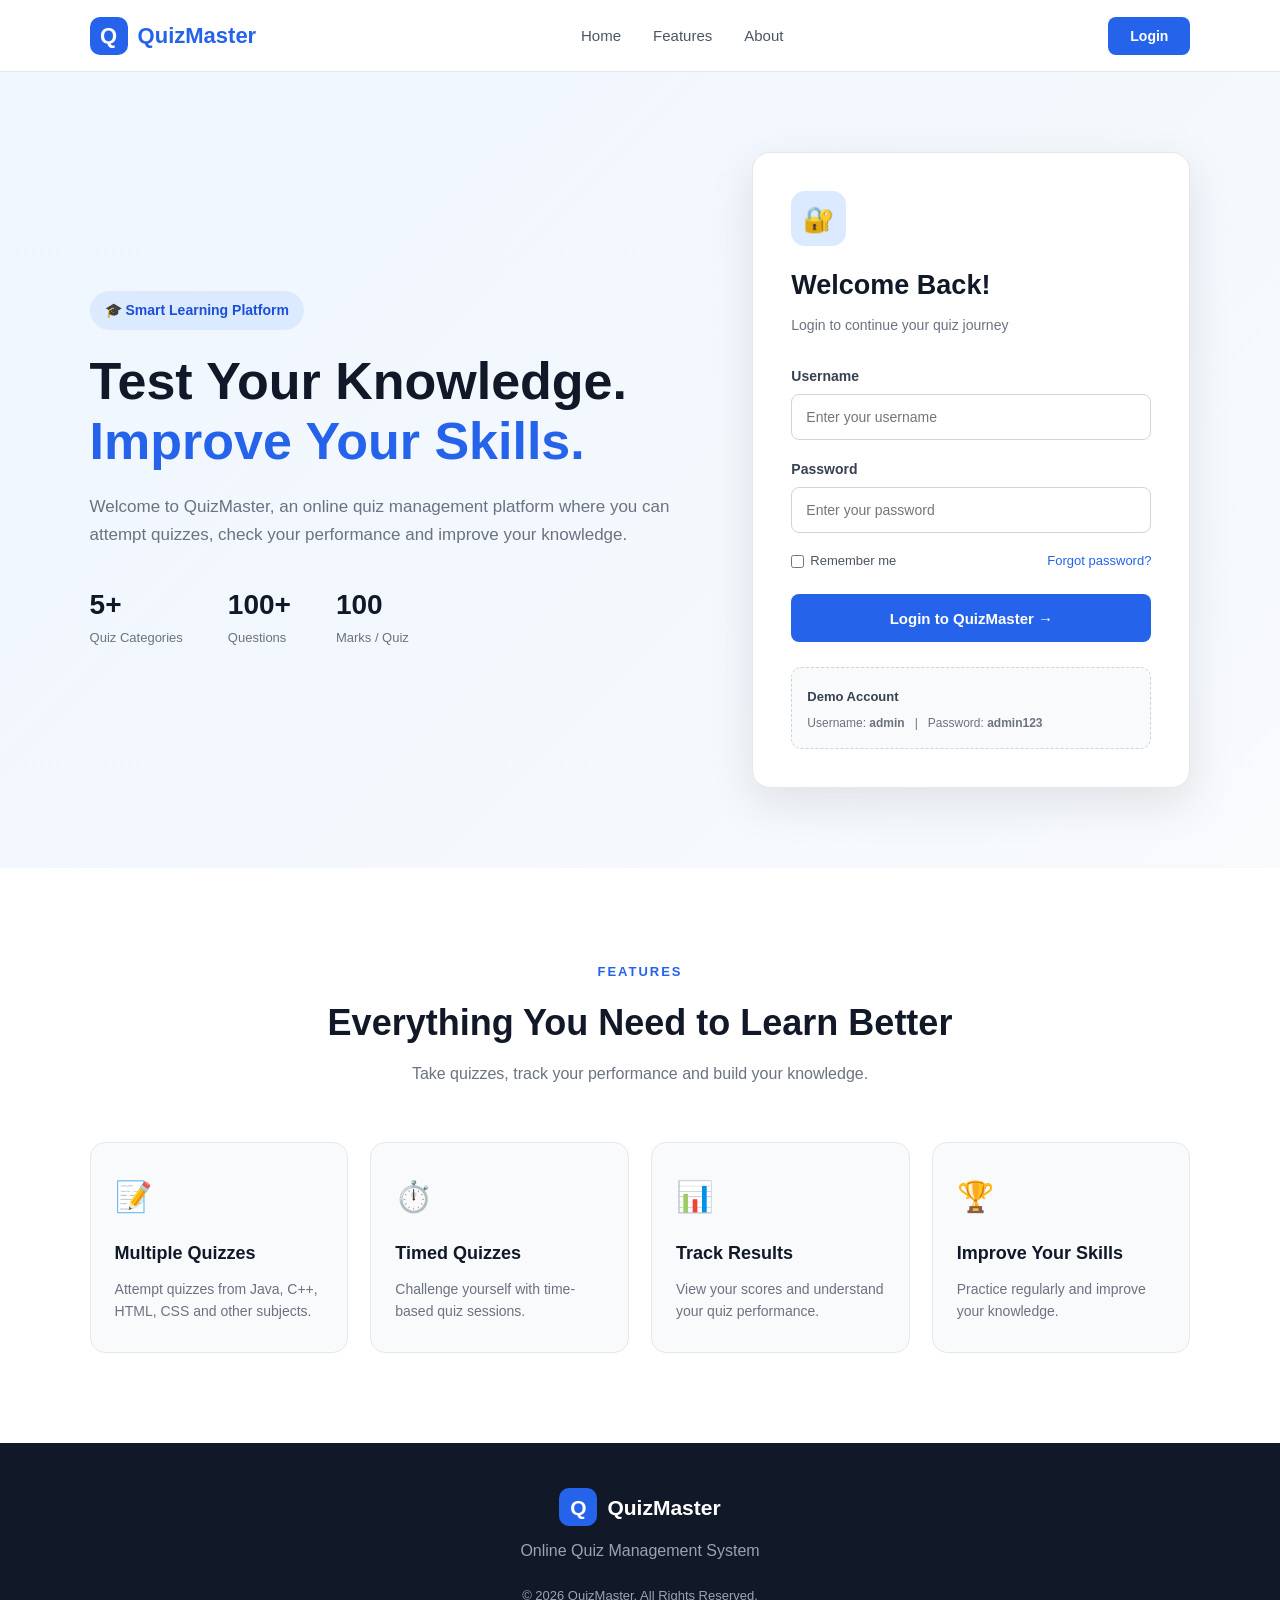
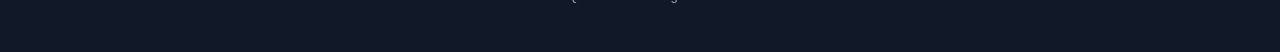
<file: src/main/resources/static/index.html>
<!DOCTYPE html>
<html lang="en">

<head>
    <meta charset="UTF-8">
    <meta name="viewport" content="width=device-width, initial-scale=1.0">

    <title>QuizMaster - Online Quiz Management</title>

    <link rel="stylesheet" href="style.css">
</head>

<body>

<header class="navbar">

    <div class="logo">
        <span class="logo-icon">Q</span>
        <span>QuizMaster</span>
    </div>

    <nav>
        <a href="#home">Home</a>
        <a href="#features">Features</a>
        <a href="#about">About</a>
    </nav>

    <button class="nav-login"
            onclick="document.getElementById('username').focus()">
        Login
    </button>

</header>


<main class="hero" id="home">

    <section class="hero-content">

        <div class="badge">
            🎓 Smart Learning Platform
        </div>

        <h1>
            Test Your Knowledge.
            <span>Improve Your Skills.</span>
        </h1>

        <p>
            Welcome to QuizMaster, an online quiz management
            platform where you can attempt quizzes, check your
            performance and improve your knowledge.
        </p>

        <div class="stats">

            <div>
                <strong>5+</strong>
                <small>Quiz Categories</small>
            </div>

            <div>
                <strong>100+</strong>
                <small>Questions</small>
            </div>

            <div>
                <strong>100</strong>
                <small>Marks / Quiz</small>
            </div>

        </div>

    </section>


    <section class="login-card">

        <div class="card-icon">
            🔐
        </div>

        <h2>Welcome Back!</h2>

        <p class="login-subtitle">
            Login to continue your quiz journey
        </p>

        <form id="loginForm">

            <div class="input-group">

                <label for="username">
                    Username
                </label>

                <input
                    type="text"
                    id="username"
                    placeholder="Enter your username"
                    required
                >

            </div>


            <div class="input-group">

                <label for="password">
                    Password
                </label>

                <input
                    type="password"
                    id="password"
                    placeholder="Enter your password"
                    required
                >

            </div>


            <div class="remember">

                <label>
                    <input type="checkbox">
                    Remember me
                </label>

                <a href="#">
                    Forgot password?
                </a>

            </div>


            <button
                type="submit"
                id="loginButton"
                class="login-button">

                Login to QuizMaster →

            </button>

            <p id="loginError"></p>

        </form>

        <div class="demo-login">

            <span>Demo Account</span>

            <p>
                Username: <b>admin</b>
                &nbsp; | &nbsp;
                Password: <b>admin123</b>
            </p>

        </div>

    </section>

</main>


<section class="features" id="features">

    <div class="section-title">

        <span>FEATURES</span>

        <h2>Everything You Need to Learn Better</h2>

        <p>
            Take quizzes, track your performance and
            build your knowledge.
        </p>

    </div>


    <div class="feature-grid">

        <div class="feature-card">

            <div class="feature-icon">📝</div>

            <h3>Multiple Quizzes</h3>

            <p>
                Attempt quizzes from Java, C++, HTML,
                CSS and other subjects.
            </p>

        </div>


        <div class="feature-card">

            <div class="feature-icon">⏱️</div>

            <h3>Timed Quizzes</h3>

            <p>
                Challenge yourself with time-based
                quiz sessions.
            </p>

        </div>


        <div class="feature-card">

            <div class="feature-icon">📊</div>

            <h3>Track Results</h3>

            <p>
                View your scores and understand
                your quiz performance.
            </p>

        </div>


        <div class="feature-card">

            <div class="feature-icon">🏆</div>

            <h3>Improve Your Skills</h3>

            <p>
                Practice regularly and improve
                your knowledge.
            </p>

        </div>

    </div>

</section>


<footer id="about">

    <div class="footer-logo">
        <span class="logo-icon">Q</span>
        QuizMaster
    </div>

    <p>
        Online Quiz Management System
    </p>

    <p class="copyright">
        © 2026 QuizMaster. All Rights Reserved.
    </p>

</footer>


<script src="script.js"></script>

</body>

</html>
</file>
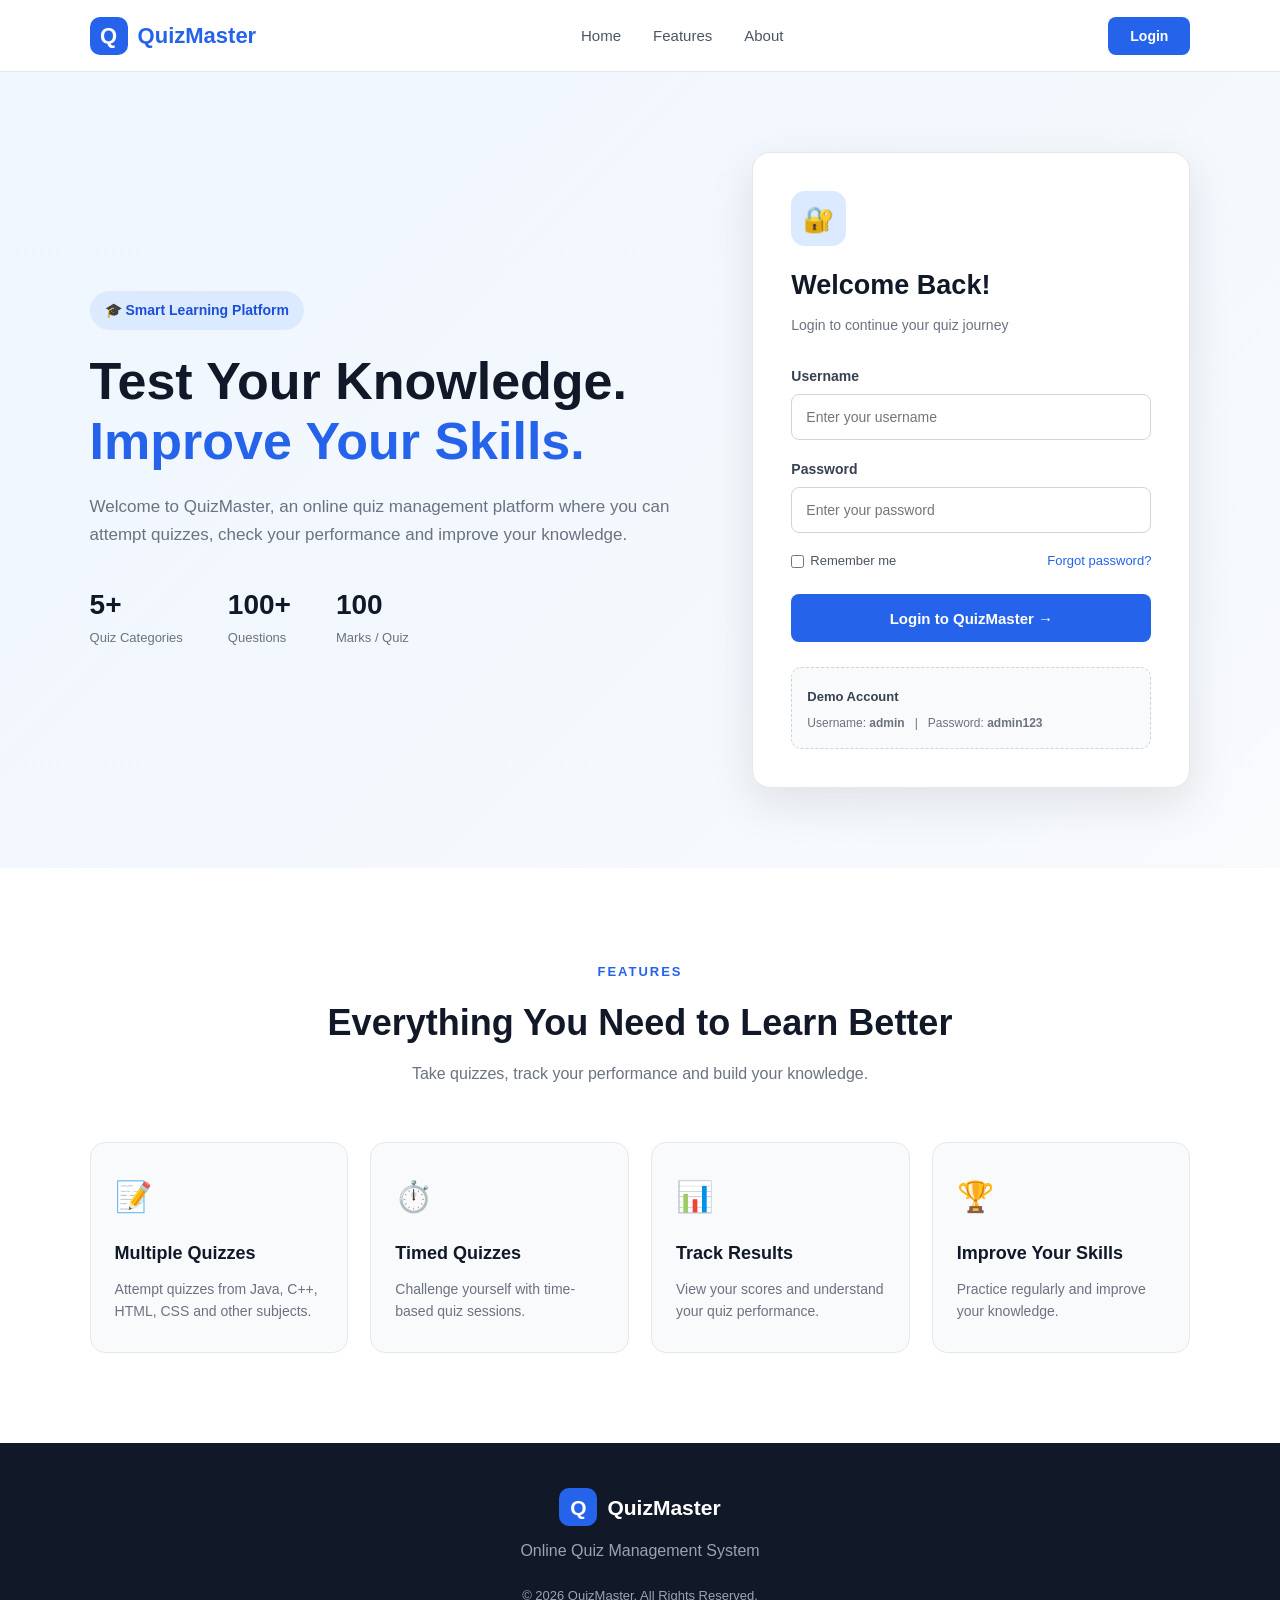
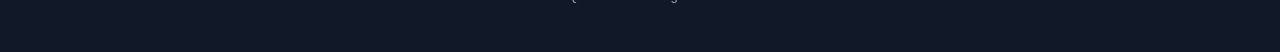
<file: src/main/resources/static/dashboard.html>
<!DOCTYPE html>
<html lang="en">

<head>
    <meta charset="UTF-8">
    <meta name="viewport" content="width=device-width, initial-scale=1.0">

    <title>QuizMaster - Dashboard</title>

    <link rel="stylesheet" href="style.css">
</head>

<body class="dashboard-body">

    <!-- ================= NAVBAR ================= -->

    <header class="dashboard-navbar">

        <div class="logo">
            <span class="logo-icon">Q</span>
            <span>QuizMaster</span>
        </div>

        <nav class="dashboard-nav-links">
            <a href="dashboard.html">Home</a>
            <a href="#quizLibrary">Quizzes</a>
            <a href="#results">My Results</a>
        </nav>

        <div class="user-area">

            <div class="user-avatar">
                👤
            </div>

            <span id="dashboardUsername">
                Student
            </span>

            <button
                type="button"
                id="dashboardLogout"
                class="logout-button">
                Logout
            </button>

        </div>

    </header>


    <!-- ================= MAIN ================= -->

    <main class="dashboard-main">

        <!-- ================= HERO ================= -->

        <section class="dashboard-hero">

            <div>

                <h1>
                    👋 Welcome back!
                </h1>

                <p>
                    Learn. Practice. Achieve.
                </p>

                <p>
                    Test your knowledge with interactive
                    quizzes and track your learning progress.
                </p>

                <button
                    type="button"
                    class="explore-button"
                    onclick="document.getElementById('quizLibrary').scrollIntoView({behavior:'smooth'})">

                    Explore Quizzes →

                </button>

            </div>


            <div>

                <h3>🏆</h3>

                <h2 id="heroBestScore">
                    0/100
                </h2>

                <p>
                    Best Score
                </p>

                <small>
                    Keep learning and improving!
                </small>

            </div>

        </section>


        <!-- ================= QUICK STATS ================= -->

        <section class="quick-stats">

            <div class="stat-card">
                <h3>5</h3>
                <p>Available Quizzes</p>
            </div>

            <div class="stat-card">
                <h3>50+</h3>
                <p>Total Questions</p>
            </div>

            <div class="stat-card">
                <h3>40</h3>
                <p>Passing Marks</p>
            </div>

            <div class="stat-card">
                <h3>10</h3>
                <p>Marks / Question</p>
            </div>

        </section>


        <!-- ================= QUIZ LIBRARY ================= -->

        <section id="quizLibrary" class="quiz-library">

            <div class="section-title">

                <span>QUIZ LIBRARY</span>

                <h2>
                    Choose Your Quiz
                </h2>

                <p>
                    Select a subject and test your knowledge.
                </p>

            </div>


            <!-- SEARCH -->

            <div class="search-container">

                <input
                    type="text"
                    id="quizSearch"
                    placeholder="🔍 Search quizzes..."
                    autocomplete="off">

            </div>


            <!-- QUIZ GRID -->

            <div
                class="quiz-grid"
                id="quizGrid">


                <!-- JAVA -->

                <div
                    class="quiz-card"
                    data-name="Java Programming">

                    <h3>
                        ☕ Java Programming
                    </h3>

                    <p>
                        Test your knowledge of Java
                        fundamentals and programming.
                    </p>

                    <p>
                        📝 10 Questions
                        &nbsp;&nbsp;
                        🏆 100 Marks
                    </p>

                    <button
                        type="button"
                        class="start-quiz"
                        onclick="startQuiz('java')">

                        Start Quiz →

                    </button>

                </div>


                <!-- C++ -->

                <div
                    class="quiz-card"
                    data-name="C++ Programming">

                    <h3>
                        💻 C++ Programming
                    </h3>

                    <p>
                        Practice C++ concepts,
                        syntax and programming basics.
                    </p>

                    <p>
                        📝 10 Questions
                        &nbsp;&nbsp;
                        🏆 100 Marks
                    </p>

                    <button
                        type="button"
                        class="start-quiz"
                        onclick="startQuiz('cpp')">

                        Start Quiz →

                    </button>

                </div>


                <!-- HTML -->

                <div
                    class="quiz-card"
                    data-name="HTML Basics">

                    <h3>
                        🌐 HTML Basics
                    </h3>

                    <p>
                        Test your understanding of
                        HTML tags and web structure.
                    </p>

                    <p>
                        📝 10 Questions
                        &nbsp;&nbsp;
                        🏆 100 Marks
                    </p>

                    <button
                        type="button"
                        class="start-quiz"
                        onclick="startQuiz('html')">

                        Start Quiz →

                    </button>

                </div>


                <!-- CSS -->

                <div
                    class="quiz-card"
                    data-name="CSS Fundamentals">

                    <h3>
                        🎨 CSS Fundamentals
                    </h3>

                    <p>
                        Test your knowledge of styling,
                        selectors and layouts.
                    </p>

                    <p>
                        📝 10 Questions
                        &nbsp;&nbsp;
                        🏆 100 Marks
                    </p>

                    <button
                        type="button"
                        class="start-quiz"
                        onclick="startQuiz('css')">

                        Start Quiz →

                    </button>

                </div>


                <!-- FINANCIAL -->

                <div
                    class="quiz-card"
                    data-name="Financial Literacy">

                    <h3>
                        💰 Financial Literacy
                    </h3>

                    <p>
                        Learn about savings, budgeting,
                        banking and personal finance.
                    </p>

                    <p>
                        📝 10 Questions
                        &nbsp;&nbsp;
                        🏆 100 Marks
                    </p>

                    <button
                        type="button"
                        class="start-quiz"
                        onclick="startQuiz('finance')">

                        Start Quiz →

                    </button>

                </div>

            </div>


            <!-- NO SEARCH RESULT -->

            <p
                id="noQuiz"
                style="display:none; text-align:center; margin-top:25px; color:#6b7280;">

                No quiz found.

            </p>

        </section>


        <!-- ================= RESULTS ================= -->

        <section
            id="results"
            class="results-section">

            <div class="section-title">

                <span>
                    PERFORMANCE
                </span>

                <h2>
                    My Previous Results
                </h2>

                <p>
                    Track your quiz performance and progress.
                </p>

            </div>


            <div class="quick-stats">

                <div class="stat-card">

                    <h3 id="dashboardScore">
                        0/100
                    </h3>

                    <p>
                        Current Score
                    </p>

                </div>


                <div class="stat-card">

                    <h3 id="bestScore">
                        0/100
                    </h3>

                    <p>
                        Best Score
                    </p>

                </div>


                <div class="stat-card">

                    <h3 id="lastScore">
                        0/100
                    </h3>

                    <p>
                        Last Score
                    </p>

                </div>


                <div class="stat-card">

                    <h3 id="resultStatus">
                        Not Attempted
                    </h3>

                    <p>
                        Quiz Status
                    </p>

                </div>

            </div>

        </section>

    </main>


    <!-- ================= FOOTER ================= -->

    <footer>

        <div class="footer-logo">

            <span class="logo-icon">
                Q
            </span>

            QuizMaster

        </div>

        <p>
            Online Quiz Management System
        </p>

        <p class="copyright">
            © 2026 QuizMaster. All Rights Reserved.
        </p>

    </footer>


    <script src="script.js"></script>

</body>

</html>
</file>
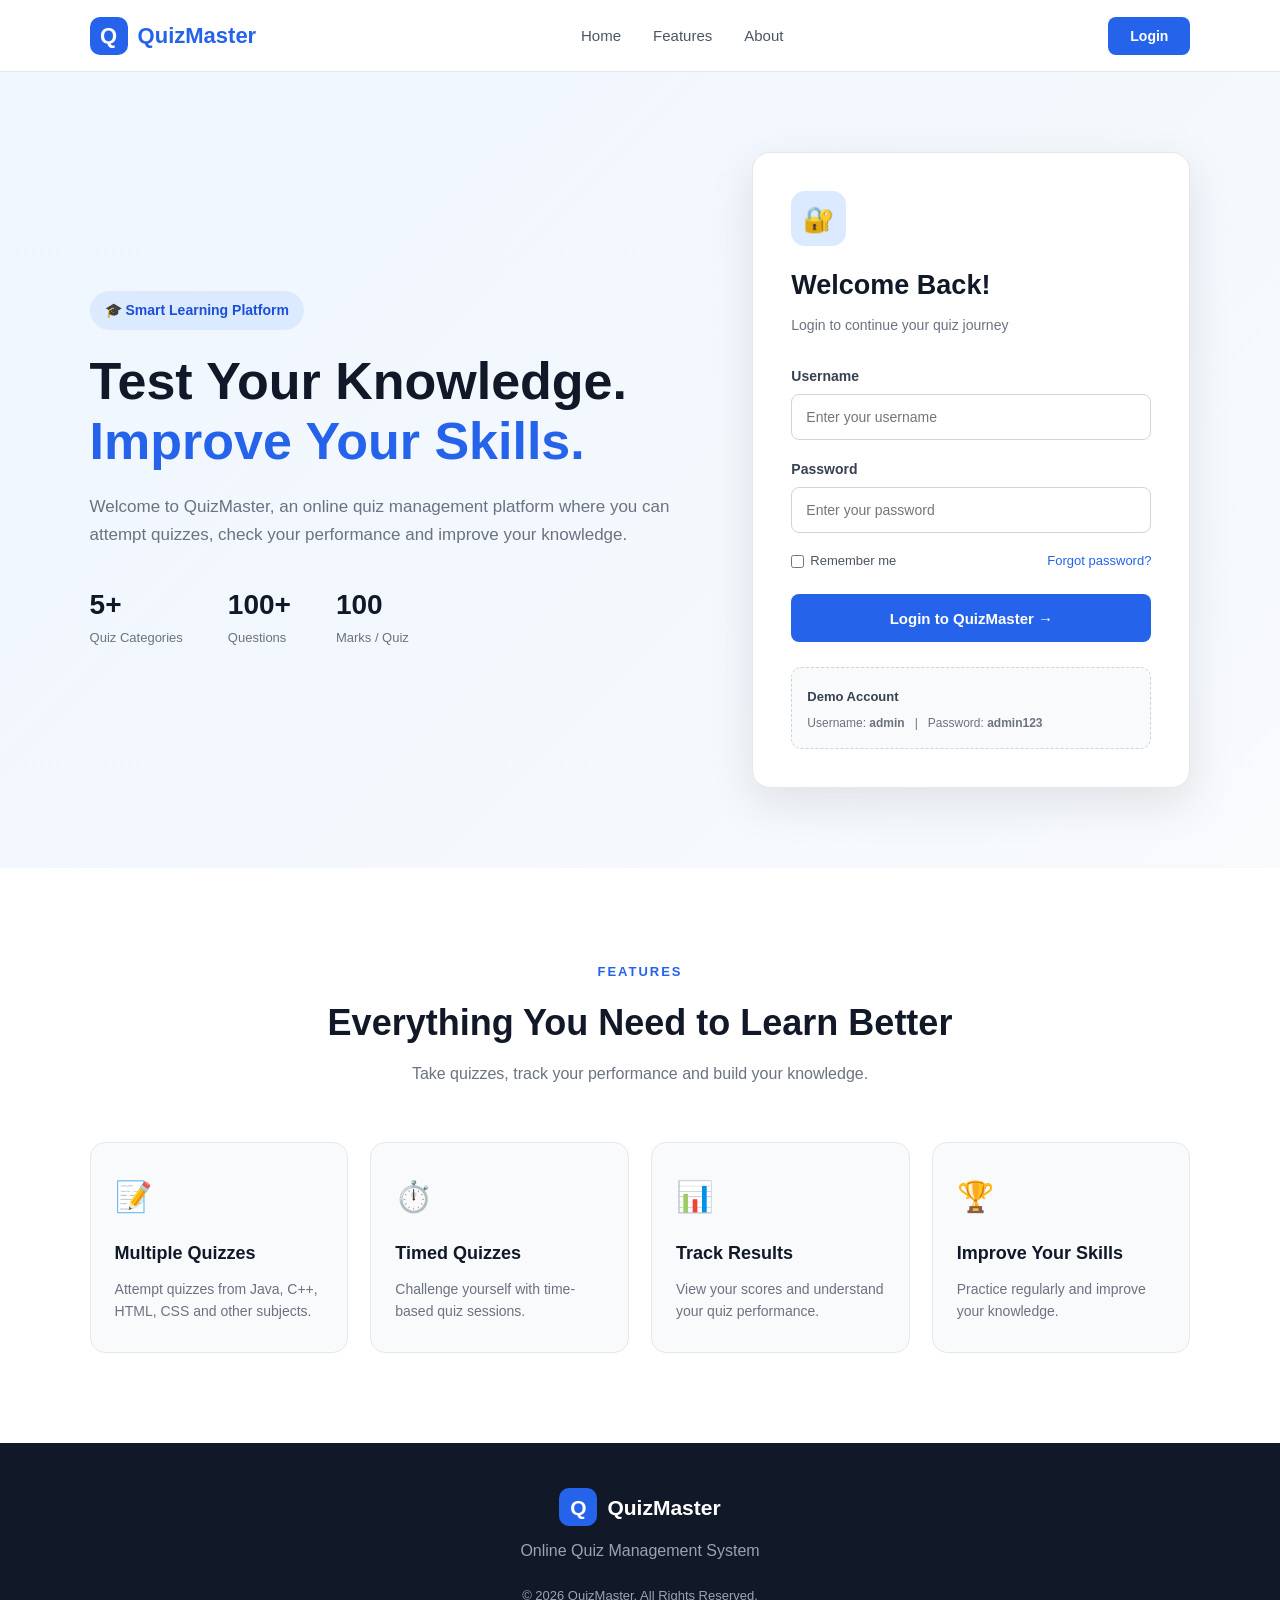
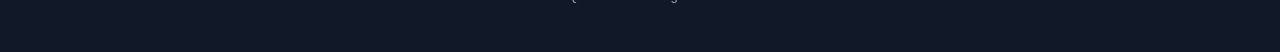
<file: src/main/resources/static/quiz.html>
<!DOCTYPE html>
<html lang="en">

<head>
    <meta charset="UTF-8">

    <meta name="viewport"
          content="width=device-width, initial-scale=1.0">

    <title>QuizMaster - Quiz</title>

    <link rel="stylesheet" href="style.css">
</head>


<body class="quiz-page">


    <!-- ================= NAVBAR ================= -->

    <header class="dashboard-navbar">

        <div class="logo">

            <span class="logo-icon">
                Q
            </span>

            <span>
                QuizMaster
            </span>

        </div>


        <div>

            <strong id="quizTitle">
                Quiz
            </strong>

        </div>


        <div>

            <span
                id="timer"
                class="timer">

                ⏱️ 5:00

            </span>

            <button
                type="button"
                id="logoutTop"
                class="logout-button">

                Logout

            </button>

        </div>

    </header>



    <!-- ================= QUIZ CONTAINER ================= -->

    <main class="quiz-container">


        <!-- QUIZ HEADER -->

        <section class="quiz-header">

            <h1 id="quizHeading">
                Online Quiz
            </h1>

            <p id="quizDescription">
                Answer all questions carefully.
            </p>

            <p>
                <strong>
                    10 Questions
                </strong>
                &nbsp; | &nbsp;
                <strong>
                    10 Marks Each
                </strong>
                &nbsp; | &nbsp;
                <strong>
                    Total: 100 Marks
                </strong>
            </p>

        </section>



        <!-- ================= PROGRESS ================= -->

        <div
            id="quizProgress"
            style="
                background:white;
                padding:15px 20px;
                border-radius:10px;
                margin-bottom:20px;
                border:1px solid #e5e7eb;
                font-weight:600;
            ">

            Question 1 of 10

        </div>



        <!-- ================= QUESTIONS ================= -->

        <form id="quizForm">

            <div id="questionsContainer">

                <!-- Questions will be generated by JavaScript -->

            </div>


            <!-- ================= SUBMIT ================= -->

            <button
                type="button"
                id="submitQuiz"
                class="submit-button">

                Submit Quiz

            </button>

        </form>


    </main>



    <!-- ================= FOOTER ================= -->

    <footer>

        <div class="footer-logo">

            <span class="logo-icon">
                Q
            </span>

            QuizMaster

        </div>

        <p>
            Online Quiz Management System
        </p>

        <p class="copyright">
            © 2026 QuizMaster. All Rights Reserved.
        </p>

    </footer>



    <!-- ================= JAVASCRIPT ================= -->

    <script src="script.js"></script>

</body>

</html>
</file>
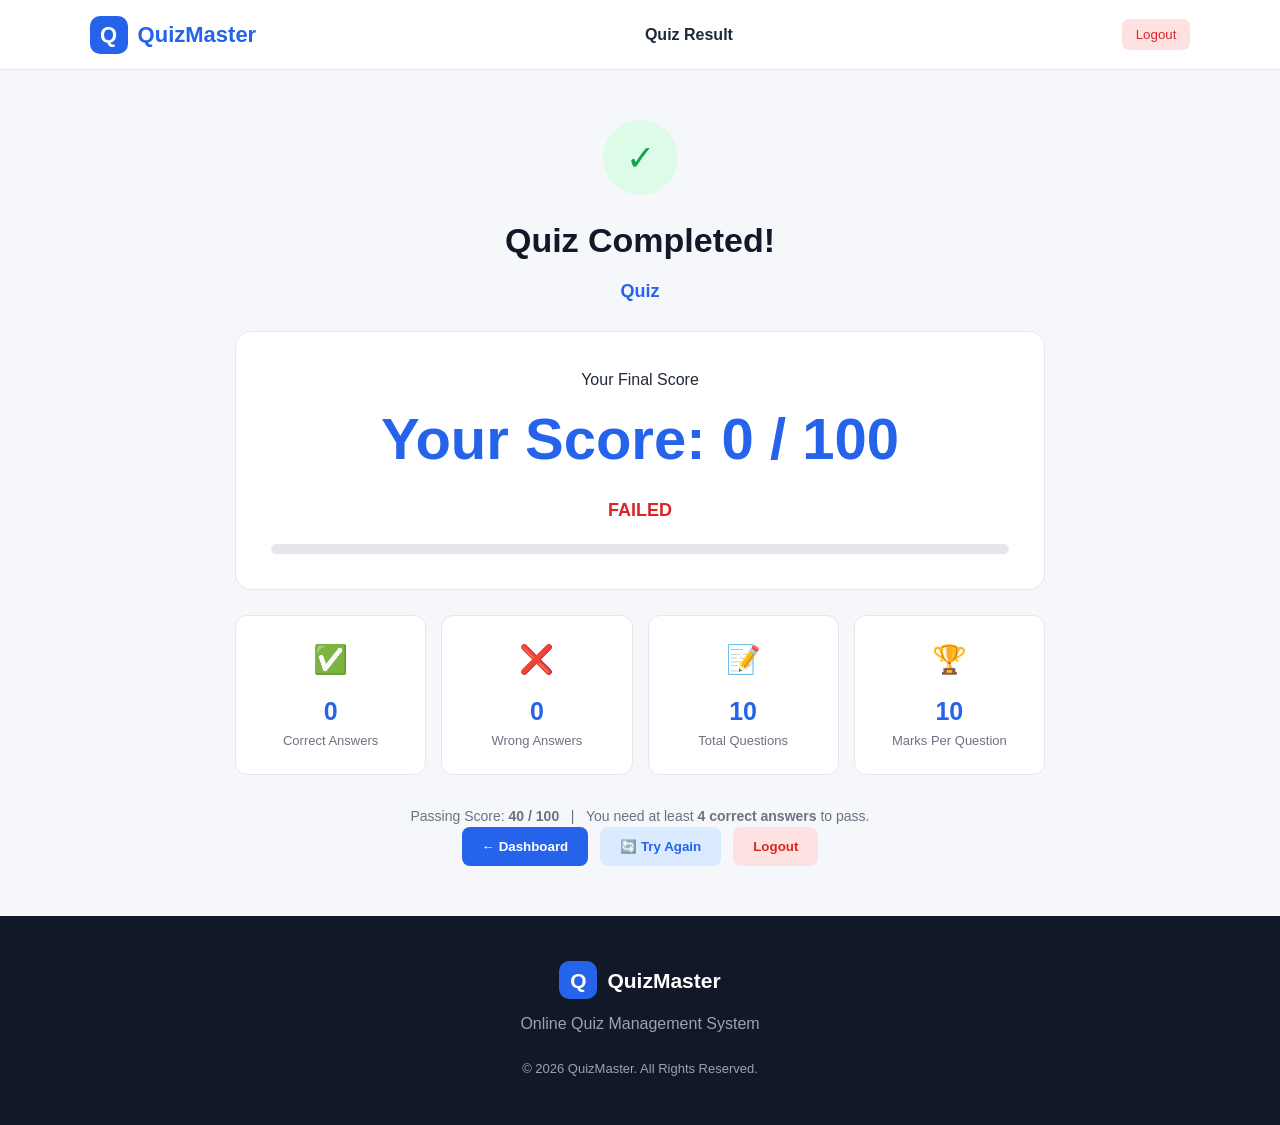
<file: src/main/resources/static/result.html>
<!DOCTYPE html>
<html lang="en">

<head>
    <meta charset="UTF-8">
    <meta name="viewport" content="width=device-width, initial-scale=1.0">

    <title>QuizMaster - Quiz Result</title>

    <link rel="stylesheet" href="style.css">
</head>


<body class="result-page">


    <!-- ================= NAVBAR ================= -->

    <header class="result-navbar">

        <div class="logo">

            <span class="logo-icon">
                Q
            </span>

            <span>
                QuizMaster
            </span>

        </div>


        <div>
            <strong>
                Quiz Result
            </strong>
        </div>


        <button
            type="button"
            id="logoutButton"
            class="logout-button">

            Logout

        </button>

    </header>



    <!-- ================= RESULT MAIN ================= -->

    <main class="result-main">


        <!-- SUCCESS ICON -->

        <div class="result-icon">
            ✓
        </div>


        <!-- TITLE -->

        <h1 class="result-title">
            Quiz Completed!
        </h1>


        <!-- QUIZ NAME -->

        <p
            id="resultQuizName"
            style="
                font-size:18px;
                font-weight:600;
                color:#2563eb;
                margin-top:-20px;
                margin-bottom:25px;
            ">

            Quiz

        </p>


        <!-- ================= SCORE CARD ================= -->

        <section class="score-card">


            <p>
                Your Final Score
            </p>


            <div
                id="score"
                class="final-score">

                Your Score: 0 / 100

            </div>


            <div
                id="resultStatus"
                class="result-status">

                RESULT

            </div>


            <!-- SCORE PROGRESS -->

            <div class="score-progress">

                <div
                    id="scoreProgress">
                </div>

            </div>

        </section>



        <!-- ================= PERFORMANCE ================= -->

        <section class="performance-grid">


            <!-- CORRECT -->

            <div class="performance-card">

                <div
                    style="
                        font-size:28px;
                        margin-bottom:8px;
                    ">

                    ✅

                </div>

                <h3 id="correctAnswers">
                    0
                </h3>

                <p>
                    Correct Answers
                </p>

            </div>


            <!-- WRONG -->

            <div class="performance-card">

                <div
                    style="
                        font-size:28px;
                        margin-bottom:8px;
                    ">

                    ❌

                </div>

                <h3 id="wrongAnswers">
                    0
                </h3>

                <p>
                    Wrong Answers
                </p>

            </div>


            <!-- TOTAL -->

            <div class="performance-card">

                <div
                    style="
                        font-size:28px;
                        margin-bottom:8px;
                    ">

                    📝

                </div>

                <h3>
                    10
                </h3>

                <p>
                    Total Questions
                </p>

            </div>


            <!-- MARKS -->

            <div class="performance-card">

                <div
                    style="
                        font-size:28px;
                        margin-bottom:8px;
                    ">

                    🏆

                </div>

                <h3>
                    10
                </h3>

                <p>
                    Marks Per Question
                </p>

            </div>

        </section>



        <!-- ================= PASSING INFO ================= -->

        <div class="passing-info">

            Passing Score:
            <strong>
                40 / 100
            </strong>

            &nbsp; | &nbsp;

            You need at least
            <strong>
                4 correct answers
            </strong>
            to pass.

        </div>



        <!-- ================= ACTION BUTTONS ================= -->

        <div class="result-actions">


            <button
                type="button"
                class="dashboard-button"
                onclick="goToDashboard()">

                ← Dashboard

            </button>


            <button
                type="button"
                class="retry-button"
                onclick="retryQuiz()">

                🔄 Try Again

            </button>


            <button
                type="button"
                class="logout-result-button"
                onclick="logoutUser()">

                Logout

            </button>

        </div>

    </main>



    <!-- ================= FOOTER ================= -->

    <footer class="result-footer">

        <div class="footer-logo">

            <span class="logo-icon">
                Q
            </span>

            QuizMaster

        </div>

        <p>
            Online Quiz Management System
        </p>

        <p class="copyright">
            © 2026 QuizMaster. All Rights Reserved.
        </p>

    </footer>



    <!-- ================= JAVASCRIPT ================= -->

    <script src="script.js"></script>

</body>

</html>
</file>
<file: src/main/resources/static/style.css>
/* =========================================================
   QUIZMASTER - ONLINE QUIZ MANAGEMENT SYSTEM
   COMPLETE WEBSITE STYLESHEET
   ========================================================= */

* {
    margin: 0;
    padding: 0;
    box-sizing: border-box;
}

html {
    scroll-behavior: smooth;
}

body {
    font-family: Arial, Helvetica, sans-serif;
    background: #f5f7fb;
    color: #1f2937;
    line-height: 1.6;
}

button,
input {
    font-family: inherit;
}

a {
    text-decoration: none;
}

/* =========================================================
   NAVBAR
   ========================================================= */

.navbar {
    width: 100%;
    height: 72px;
    background: white;
    display: flex;
    align-items: center;
    justify-content: space-between;
    padding: 0 7%;
    border-bottom: 1px solid #e5e7eb;
    position: sticky;
    top: 0;
    z-index: 1000;
}

.logo {
    display: flex;
    align-items: center;
    gap: 10px;
    font-size: 22px;
    font-weight: 700;
    color: #2563eb;
}

.logo-icon {
    width: 38px;
    height: 38px;
    border-radius: 10px;
    background: #2563eb;
    color: white;
    display: flex;
    align-items: center;
    justify-content: center;
    font-weight: bold;
}

.navbar nav {
    display: flex;
    gap: 32px;
}

.navbar nav a {
    color: #4b5563;
    font-size: 15px;
    font-weight: 500;
    transition: 0.3s;
}

.navbar nav a:hover {
    color: #2563eb;
}

.nav-login {
    border: none;
    background: #2563eb;
    color: white;
    padding: 11px 22px;
    border-radius: 8px;
    font-size: 14px;
    font-weight: 600;
    cursor: pointer;
    transition: 0.3s;
}

.nav-login:hover {
    background: #1d4ed8;
    transform: translateY(-1px);
}

/* =========================================================
   HERO SECTION
   ========================================================= */

.hero {
    min-height: 620px;
    padding: 80px 7%;
    display: grid;
    grid-template-columns: 1.15fr 0.85fr;
    gap: 70px;
    align-items: center;
    background: linear-gradient(135deg, #eff6ff, #f8fafc);
}

.hero-content {
    max-width: 700px;
}

.badge {
    display: inline-block;
    background: #dbeafe;
    color: #1d4ed8;
    padding: 8px 15px;
    border-radius: 30px;
    font-size: 14px;
    font-weight: 600;
    margin-bottom: 22px;
}

.hero h1 {
    font-size: 52px;
    line-height: 1.15;
    color: #111827;
    margin-bottom: 22px;
}

.hero h1 span {
    display: block;
    color: #2563eb;
}

.hero-content > p {
    font-size: 17px;
    color: #6b7280;
    max-width: 650px;
    margin-bottom: 35px;
}

/* =========================================================
   STATS
   ========================================================= */

.stats {
    display: flex;
    gap: 45px;
}

.stats div {
    display: flex;
    flex-direction: column;
}

.stats strong {
    font-size: 28px;
    color: #111827;
}

.stats small {
    color: #6b7280;
    font-size: 13px;
}

/* =========================================================
   LOGIN CARD
   ========================================================= */

.login-card {
    background: white;
    padding: 38px;
    border-radius: 18px;
    box-shadow: 0 15px 45px rgba(15, 23, 42, 0.10);
    border: 1px solid #e5e7eb;
    max-width: 440px;
    width: 100%;
    justify-self: end;
}

.card-icon {
    width: 55px;
    height: 55px;
    border-radius: 14px;
    background: #dbeafe;
    display: flex;
    align-items: center;
    justify-content: center;
    font-size: 25px;
    margin-bottom: 18px;
}

.login-card h2 {
    font-size: 27px;
    color: #111827;
    margin-bottom: 7px;
}

.login-subtitle {
    color: #6b7280;
    font-size: 14px;
    margin-bottom: 28px;
}

.input-group {
    margin-bottom: 18px;
}

.input-group label {
    display: block;
    font-size: 14px;
    font-weight: 600;
    color: #374151;
    margin-bottom: 7px;
}

.input-group input {
    width: 100%;
    height: 46px;
    border: 1px solid #d1d5db;
    border-radius: 8px;
    padding: 0 14px;
    font-size: 14px;
    outline: none;
    transition: 0.3s;
}

.input-group input:focus {
    border-color: #2563eb;
    box-shadow: 0 0 0 3px rgba(37, 99, 235, 0.10);
}

.remember {
    display: flex;
    align-items: center;
    justify-content: space-between;
    font-size: 13px;
    margin-bottom: 22px;
}

.remember label {
    display: flex;
    align-items: center;
    gap: 6px;
    color: #4b5563;
}

.remember a {
    color: #2563eb;
}

.login-button {
    width: 100%;
    height: 48px;
    border: none;
    border-radius: 8px;
    background: #2563eb;
    color: white;
    font-size: 15px;
    font-weight: 600;
    cursor: pointer;
    transition: 0.3s;
}

.login-button:hover {
    background: #1d4ed8;
    transform: translateY(-1px);
}

#loginError {
    color: #dc2626;
    font-size: 13px;
    text-align: center;
    margin-top: 12px;
}

.demo-login {
    margin-top: 25px;
    padding: 15px;
    border-radius: 10px;
    background: #f8fafc;
    border: 1px dashed #cbd5e1;
}

.demo-login span {
    font-weight: 700;
    font-size: 13px;
    color: #374151;
}

.demo-login p {
    font-size: 12px;
    color: #6b7280;
    margin-top: 5px;
}

/* =========================================================
   FEATURES
   ========================================================= */

.features {
    padding: 90px 7%;
    background: white;
}

.section-title {
    text-align: center;
    max-width: 650px;
    margin: 0 auto 55px;
}

.section-title > span {
    color: #2563eb;
    font-size: 13px;
    font-weight: 700;
    letter-spacing: 2px;
}

.section-title h2 {
    font-size: 36px;
    color: #111827;
    margin: 10px 0;
}

.section-title p {
    color: #6b7280;
}

.feature-grid {
    display: grid;
    grid-template-columns: repeat(4, 1fr);
    gap: 22px;
    max-width: 1200px;
    margin: auto;
}

.feature-card {
    background: #f8fafc;
    border: 1px solid #e5e7eb;
    padding: 30px 24px;
    border-radius: 15px;
    transition: 0.3s;
}

.feature-card:hover {
    transform: translateY(-6px);
    box-shadow: 0 15px 30px rgba(15, 23, 42, 0.08);
    border-color: #bfdbfe;
}

.feature-icon {
    font-size: 30px;
    margin-bottom: 18px;
}

.feature-card h3 {
    color: #111827;
    font-size: 18px;
    margin-bottom: 10px;
}

.feature-card p {
    color: #6b7280;
    font-size: 14px;
}

/* =========================================================
   FOOTER
   ========================================================= */

footer {
    background: #111827;
    color: white;
    text-align: center;
    padding: 45px 20px;
}

.footer-logo {
    display: flex;
    align-items: center;
    justify-content: center;
    gap: 10px;
    font-size: 21px;
    font-weight: 700;
}

.footer-logo .logo-icon {
    background: #2563eb;
}

footer > p {
    color: #9ca3af;
    margin-top: 12px;
}

footer .copyright {
    font-size: 13px;
    margin-top: 22px;
}

/* =========================================================
   DASHBOARD
   ========================================================= */

.dashboard-body {
    background: #f5f7fb;
}

.dashboard-navbar {
    height: 70px;
    background: white;
    border-bottom: 1px solid #e5e7eb;
    display: flex;
    align-items: center;
    justify-content: space-between;
    padding: 0 6%;
    position: sticky;
    top: 0;
    z-index: 100;
}

.dashboard-navbar .logo {
    color: #2563eb;
}

.dashboard-nav-links {
    display: flex;
    gap: 28px;
}

.dashboard-nav-links a {
    color: #4b5563;
    font-size: 14px;
    font-weight: 500;
}

.dashboard-nav-links a:hover {
    color: #2563eb;
}

.user-area {
    display: flex;
    align-items: center;
    gap: 12px;
}

.user-avatar {
    width: 38px;
    height: 38px;
    background: #dbeafe;
    color: #2563eb;
    border-radius: 50%;
    display: flex;
    align-items: center;
    justify-content: center;
    font-weight: bold;
}

.logout-button {
    border: none;
    background: #fee2e2;
    color: #dc2626;
    padding: 8px 14px;
    border-radius: 7px;
    cursor: pointer;
}

.dashboard-main {
    max-width: 1250px;
    margin: auto;
    padding: 45px 25px;
}

.dashboard-hero {
    background: linear-gradient(135deg, #2563eb, #1e40af);
    color: white;
    border-radius: 18px;
    padding: 45px;
    display: flex;
    justify-content: space-between;
    align-items: center;
    margin-bottom: 35px;
}

.dashboard-hero h1 {
    font-size: 34px;
    margin-bottom: 8px;
}

.dashboard-hero p {
    color: #dbeafe;
}

.explore-button {
    background: white;
    color: #2563eb;
    border: none;
    padding: 13px 22px;
    border-radius: 8px;
    font-weight: 600;
    cursor: pointer;
}

.quick-stats {
    display: grid;
    grid-template-columns: repeat(4, 1fr);
    gap: 18px;
    margin-bottom: 45px;
}

.stat-card {
    background: white;
    padding: 24px;
    border-radius: 13px;
    border: 1px solid #e5e7eb;
}

.stat-card h3 {
    font-size: 28px;
    color: #2563eb;
}

.stat-card p {
    color: #6b7280;
    font-size: 13px;
}

/* =========================================================
   SEARCH
   ========================================================= */

.search-container {
    margin-bottom: 30px;
}

.search-container input {
    width: 100%;
    max-width: 600px;
    height: 48px;
    padding: 0 16px;
    border: 1px solid #d1d5db;
    border-radius: 9px;
    outline: none;
}

.search-container input:focus {
    border-color: #2563eb;
}

/* =========================================================
   QUIZ CARDS
   ========================================================= */

.quiz-grid {
    display: grid;
    grid-template-columns: repeat(3, 1fr);
    gap: 22px;
}

.quiz-card {
    background: white;
    padding: 25px;
    border-radius: 14px;
    border: 1px solid #e5e7eb;
    transition: 0.3s;
}

.quiz-card:hover {
    transform: translateY(-5px);
    box-shadow: 0 12px 28px rgba(15, 23, 42, 0.08);
}

.quiz-card h3 {
    color: #111827;
    margin-bottom: 8px;
}

.quiz-card p {
    color: #6b7280;
    font-size: 14px;
    margin-bottom: 18px;
}

.start-quiz {
    width: 100%;
    border: none;
    background: #2563eb;
    color: white;
    padding: 11px;
    border-radius: 8px;
    cursor: pointer;
    font-weight: 600;
}

.start-quiz:hover {
    background: #1d4ed8;
}

/* =========================================================
   QUIZ PAGE
   ========================================================= */

.quiz-page {
    background: #f5f7fb;
    min-height: 100vh;
}

.quiz-container {
    max-width: 900px;
    margin: 40px auto;
    padding: 0 20px;
}

.quiz-header {
    background: white;
    border-radius: 15px;
    padding: 28px;
    margin-bottom: 20px;
    border: 1px solid #e5e7eb;
}

.quiz-header h1 {
    color: #111827;
}

.timer {
    color: #dc2626;
    font-weight: 700;
}

.question-card {
    background: white;
    padding: 28px;
    border-radius: 14px;
    margin-bottom: 18px;
    border: 1px solid #e5e7eb;
}

.question-card h3 {
    margin-bottom: 18px;
}

.option {
    display: block;
    padding: 13px;
    margin: 9px 0;
    border: 1px solid #d1d5db;
    border-radius: 8px;
    cursor: pointer;
}

.option:hover {
    background: #eff6ff;
    border-color: #93c5fd;
}

.submit-button {
    width: 100%;
    background: #2563eb;
    color: white;
    border: none;
    padding: 14px;
    border-radius: 8px;
    font-size: 16px;
    font-weight: 600;
    cursor: pointer;
}

/* =========================================================
   RESULT PAGE
   ========================================================= */

.result-page {
    min-height: 100vh;
    background: #f5f7fb;
}

.result-navbar {
    height: 70px;
    background: white;
    border-bottom: 1px solid #e5e7eb;
    display: flex;
    align-items: center;
    justify-content: space-between;
    padding: 0 7%;
}

.result-main {
    max-width: 850px;
    margin: 50px auto;
    padding: 0 20px;
    text-align: center;
}

.result-icon {
    width: 75px;
    height: 75px;
    background: #dcfce7;
    color: #16a34a;
    border-radius: 50%;
    display: flex;
    align-items: center;
    justify-content: center;
    font-size: 35px;
    margin: auto;
}

.result-title {
    font-size: 34px;
    margin: 18px 0 30px;
    color: #111827;
}

.score-card {
    background: white;
    padding: 35px;
    border-radius: 16px;
    border: 1px solid #e5e7eb;
    margin-bottom: 25px;
}

.final-score {
    font-size: 58px;
    font-weight: 700;
    color: #2563eb;
}

.result-status {
    font-size: 18px;
    font-weight: 700;
    margin: 10px 0 20px;
}

.passed {
    color: #16a34a;
}

.failed {
    color: #dc2626;
}

.score-progress {
    height: 10px;
    background: #e5e7eb;
    border-radius: 20px;
    overflow: hidden;
}

.score-progress div {
    height: 100%;
    background: #2563eb;
    width: 0;
    transition: width 0.5s;
}

.performance-grid {
    display: grid;
    grid-template-columns: repeat(4, 1fr);
    gap: 15px;
    margin-bottom: 30px;
}

.performance-card {
    background: white;
    padding: 22px;
    border-radius: 12px;
    border: 1px solid #e5e7eb;
}

.performance-card h3 {
    font-size: 25px;
    color: #2563eb;
}

.performance-card p {
    color: #6b7280;
    font-size: 13px;
}

.result-actions {
    display: flex;
    justify-content: center;
    gap: 12px;
}

.dashboard-button,
.retry-button,
.logout-result-button {
    padding: 12px 20px;
    border-radius: 8px;
    border: none;
    cursor: pointer;
    font-weight: 600;
}

.dashboard-button {
    background: #2563eb;
    color: white;
}

.retry-button {
    background: #dbeafe;
    color: #2563eb;
}

.logout-result-button {
    background: #fee2e2;
    color: #dc2626;
}

.passing-info {
    margin-top: 25px;
    color: #6b7280;
    font-size: 14px;
}

/* =========================================================
   RESPONSIVE
   ========================================================= */

@media (max-width: 900px) {

    .hero {
        grid-template-columns: 1fr;
        padding: 55px 5%;
    }

    .login-card {
        justify-self: center;
    }

    .feature-grid {
        grid-template-columns: repeat(2, 1fr);
    }

    .quiz-grid {
        grid-template-columns: repeat(2, 1fr);
    }

    .quick-stats {
        grid-template-columns: repeat(2, 1fr);
    }

    .performance-grid {
        grid-template-columns: repeat(2, 1fr);
    }
}

@media (max-width: 600px) {

    .navbar {
        padding: 0 20px;
    }

    .navbar nav {
        display: none;
    }

    .hero {
        padding: 40px 20px;
    }

    .hero h1 {
        font-size: 36px;
    }

    .stats {
        gap: 20px;
    }

    .login-card {
        padding: 25px;
    }

    .features {
        padding: 60px 20px;
    }

    .section-title h2 {
        font-size: 28px;
    }

    .feature-grid,
    .quiz-grid,
    .quick-stats,
    .performance-grid {
        grid-template-columns: 1fr;
    }

    .dashboard-hero {
        padding: 30px;
        flex-direction: column;
        align-items: flex-start;
        gap: 20px;
    }

    .dashboard-nav-links {
        display: none;
    }

    .result-actions {
        flex-direction: column;
    }
}
</file>
